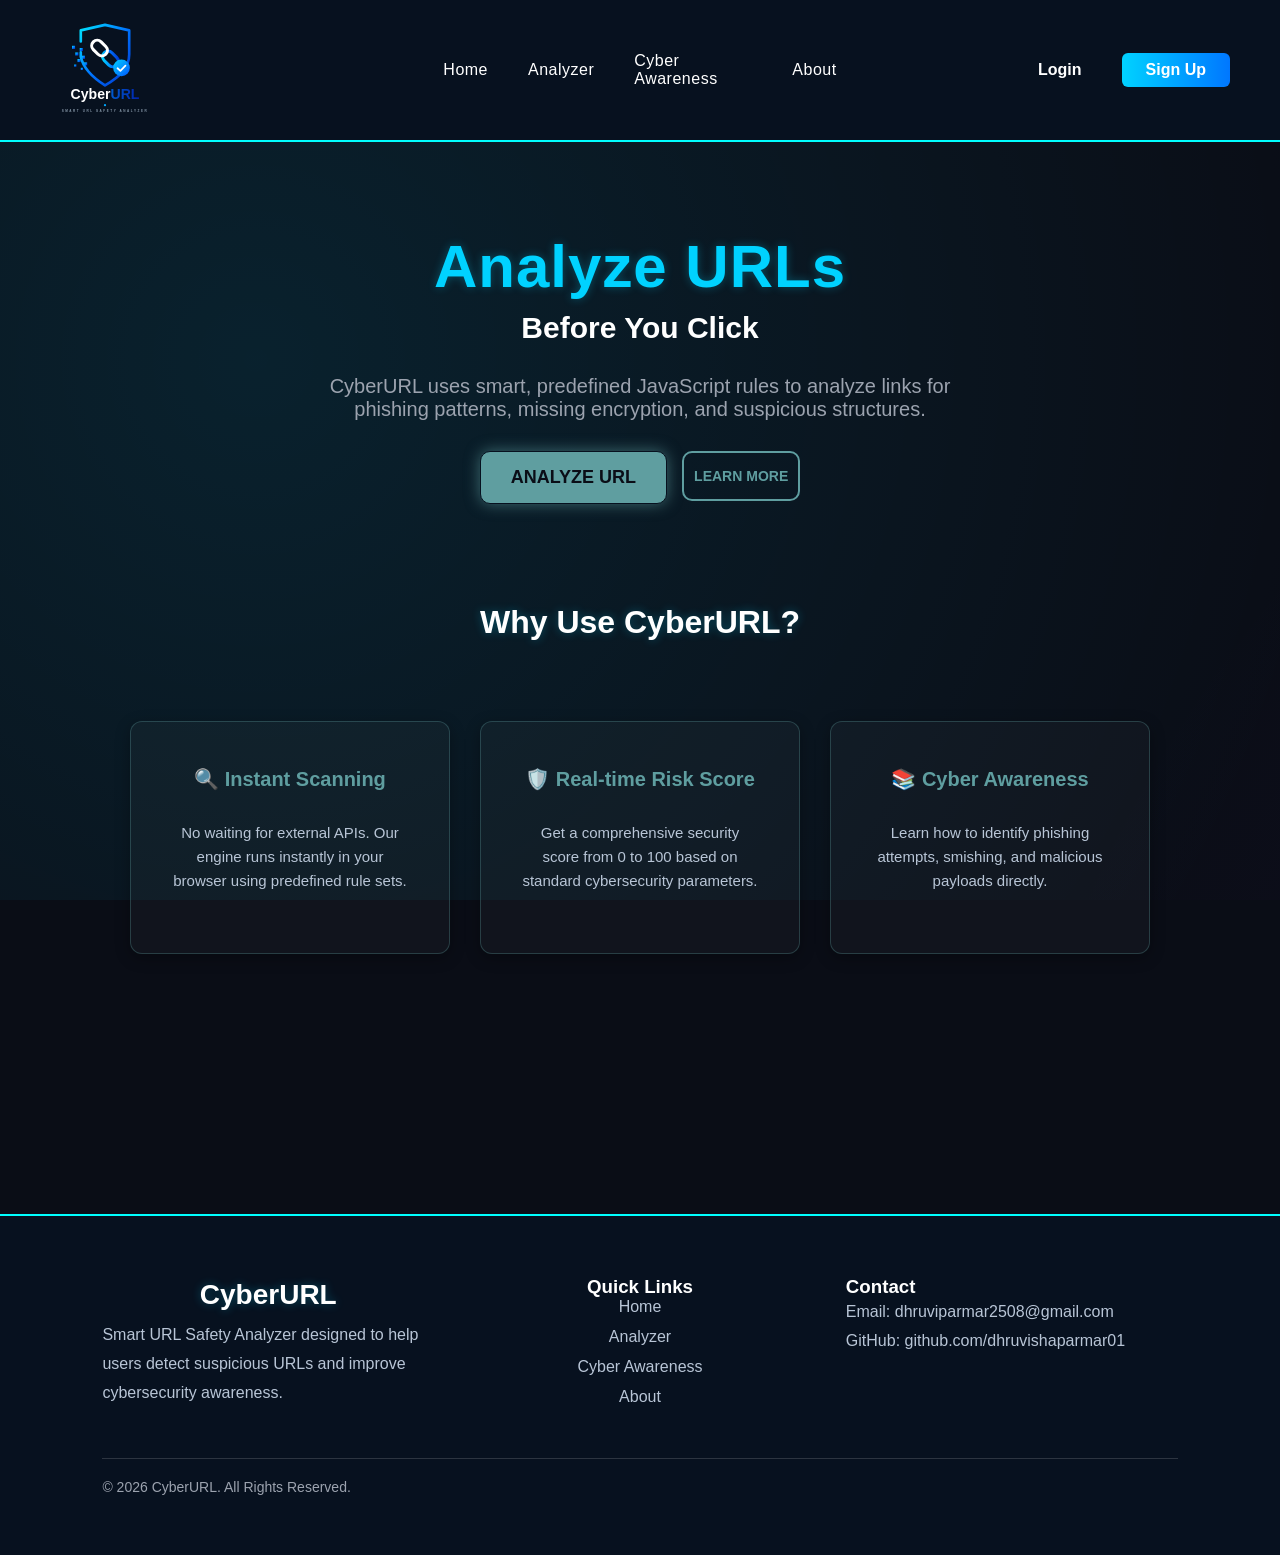
<file: index.html>
<!DOCTYPE html>
<html lang="en">
<head>
    <meta charset="UTF-8">
    <meta name="viewport" content="width=device-width, initial-scale=1.0">
    <title>CyberURL</title>
    <link rel="stylesheet" href="style.css">
</head>


<body style="background-color: #0a0d16;">
    <div class="header-contant">
    <header>
        <nav>


                    <div class="logo" onclick="navigate('home')" style="width: 250px; cursor: pointer;">

            <svg xmlns="http://www.w3.org/2000/svg" viewBox="0 0 500 500" width="100%" height="100%">

              <defs>
                <linearGradient id="shieldGrad" x1="0%" y1="0%" x2="100%" y2="100%">
                  <stop offset="0%" stop-color="#00e5ff" />
                  <stop offset="50%" stop-color="#0077ff" />
                  <stop offset="100%" stop-color="#0033cc" />
                </linearGradient>
                
                <linearGradient id="textGrad" x1="0%" y1="0%" x2="100%" y2="0%">
                  <stop offset="0%" stop-color="#00aaff" />
                  <stop offset="100%" stop-color="#0022aa" />
                </linearGradient>
                
                <linearGradient id="checkGrad" x1="0%" y1="0%" x2="100%" y2="100%">
                  <stop offset="0%" stop-color="#00d2ff" />
                  <stop offset="100%" stop-color="#0055ff" />
                </linearGradient>
              </defs>

              <g fill="url(#shieldGrad)">
                <rect x="100" y="140" width="14" height="14" />
                <rect x="135" y="150" width="14" height="14" />
                <rect x="115" y="170" width="14" height="14" />
                <rect x="145" y="185" width="14" height="14" />
                <rect x="125" y="200" width="14" height="14" />
                <rect x="155" y="215" width="14" height="14" />
                <rect x="110" y="225" width="10" height="10" />
                <rect x="140" y="240" width="10" height="10" />
              </g>

              <path 
                d="M 140 120 L 140 70 L 250 45 L 360 70 L 360 180 Q 360 260 250 320 Q 155 260 140 190 L 140 170" 
                fill="none" 
                stroke="url(#shieldGrad)" 
                stroke-width="12" 
                stroke-linecap="round" 
                stroke-linejoin="round"
              />

              <g transform="translate(250, 175) rotate(-45)">
                <rect x="-25" y="-5" width="50" height="80" rx="25" fill="none" stroke="url(#shieldGrad)" stroke-width="14" />
                <rect x="-25" y="-75" width="50" height="80" rx="25" fill="none" stroke="#ffffff" stroke-width="14" />
                <path d="M -25 -5 L -25 20" fill="none" stroke="url(#shieldGrad)" stroke-width="14" stroke-linecap="butt"/>
              </g>

              <g transform="translate(325, 240)">
                <circle cx="0" cy="0" r="38" fill="url(#checkGrad)" />
                <path 
                  d="M -18 2 L -5 14 L 18 -10" 
                  fill="none" 
                  stroke="#ffffff" 
                  stroke-width="8" 
                  stroke-linecap="round" 
                  stroke-linejoin="round"
                />
              </g>

              <text x="250" y="380" font-family="Arial, Helvetica, sans-serif" font-size="64" font-weight="900" text-anchor="middle">
                <tspan fill="#ffffff">Cyber</tspan><tspan fill="url(#textGrad)">URL</tspan>
              </text>

              
              <g transform="translate(0, 410)">
                <line x1="120" y1="0" x2="240" y2="0" stroke="url(#shieldGrad)" stroke-width="2" />
                <circle cx="250" cy="0" r="5" fill="#00aaff" />
                <line x1="260" y1="0" x2="380" y2="0" stroke="url(#shieldGrad)" stroke-width="2" />
              </g>

              <text x="250" y="440" font-family="Arial, Helvetica, sans-serif" font-size="14" font-weight="bold" letter-spacing="7" fill="#8899aa" text-anchor="middle">
                SMART URL SAFETY ANALYZER
              </text>
            </svg>
        </div>
           <ul class="nav-links" id="navLinks">
                <li><a href="index.html">Home</a></li>
                <li><a href="analyzer.html">Analyzer</a></li>
                <li><a href="CyberAwareness.html">Cyber Awareness</a></li>
                <li><a href="about.html">About</a></li>
            </ul>
            

            <!-- 3. RIGHT: Login & Sign Up Buttons -->
            <div class="auth-buttons">
                <a href="login.html" class="btn-login">Login</a>
                <a href="signup.html" class="btn-signup">Sign Up</a>
            </div>
  
</nav>
        </ul>
        </nav>
    </header>
    </div>
    
<main>
  <div class="hero-contant">

    <h1 id="pageTitle"> Analyze URLs </h1> 
    <h3>Before You Click</h3>
    <p>CyberURL uses smart, predefined JavaScript rules to analyze links 
      for phishing patterns,
     missing encryption, and suspicious structures.</p>

      <div class="hero-btns">
                   <a href="analyzer.html" class="btn btn-primary">Analyze URL</a>
                   <a href="about.html" class="btn btn-secondary">Learn More</a>
                </div>

                  <h2>Why Use CyberURL?</h2>
            <div class="features-grid">
                <div class="glass-card">
                    <h3>🔍 Instant Scanning</h3>
                    <p>No waiting for external APIs. Our engine runs instantly in your browser using predefined rule sets.</p>
                </div>
                <div class="glass-card">
                    <h3>🛡️ Real-time Risk Score</h3>
                    <p>Get a comprehensive security score from 0 to 100 based on standard cybersecurity parameters.</p>
                </div>
                <div class="glass-card">
                    <h3>📚 Cyber Awareness</h3>
                    <p>Learn how to identify phishing attempts, smishing, and malicious payloads directly.</p>
                </div> 
            </div>

    


  </div>
</main>


    <footer class="footer">

    <div class="footer-container">

        <div class="footer-section">
            <h2>CyberURL</h2>

            <p>
                Smart URL Safety Analyzer designed to help users detect
                suspicious URLs and improve cybersecurity awareness.
            </p>
        </div>

        <div class="footer-section">
<center>
            <h3>Quick Links</h3>

            <ul>
                <li><a href="index.html">Home</a></li>
                <li><a href="analyzer.html">Analyzer</a></li>
                <li><a href="CyberAwareness.html">Cyber Awareness</a></li>
                <li><a href="about.html">About</a></li>
            </ul>
</center>

        </div>

        <div class="footer-section">

            <h3>Contact</h3>

            <p>Email: dhruviparmar2508@gmail.com</p>

            <p>GitHub: github.com/dhruvishaparmar01</p>

        </div>

    </div>

    <hr>

    <div class="footer-bottom">

        <p>© 2026 CyberURL. All Rights Reserved.</p>

    </div>

</footer>
</body>

</html>
</file>
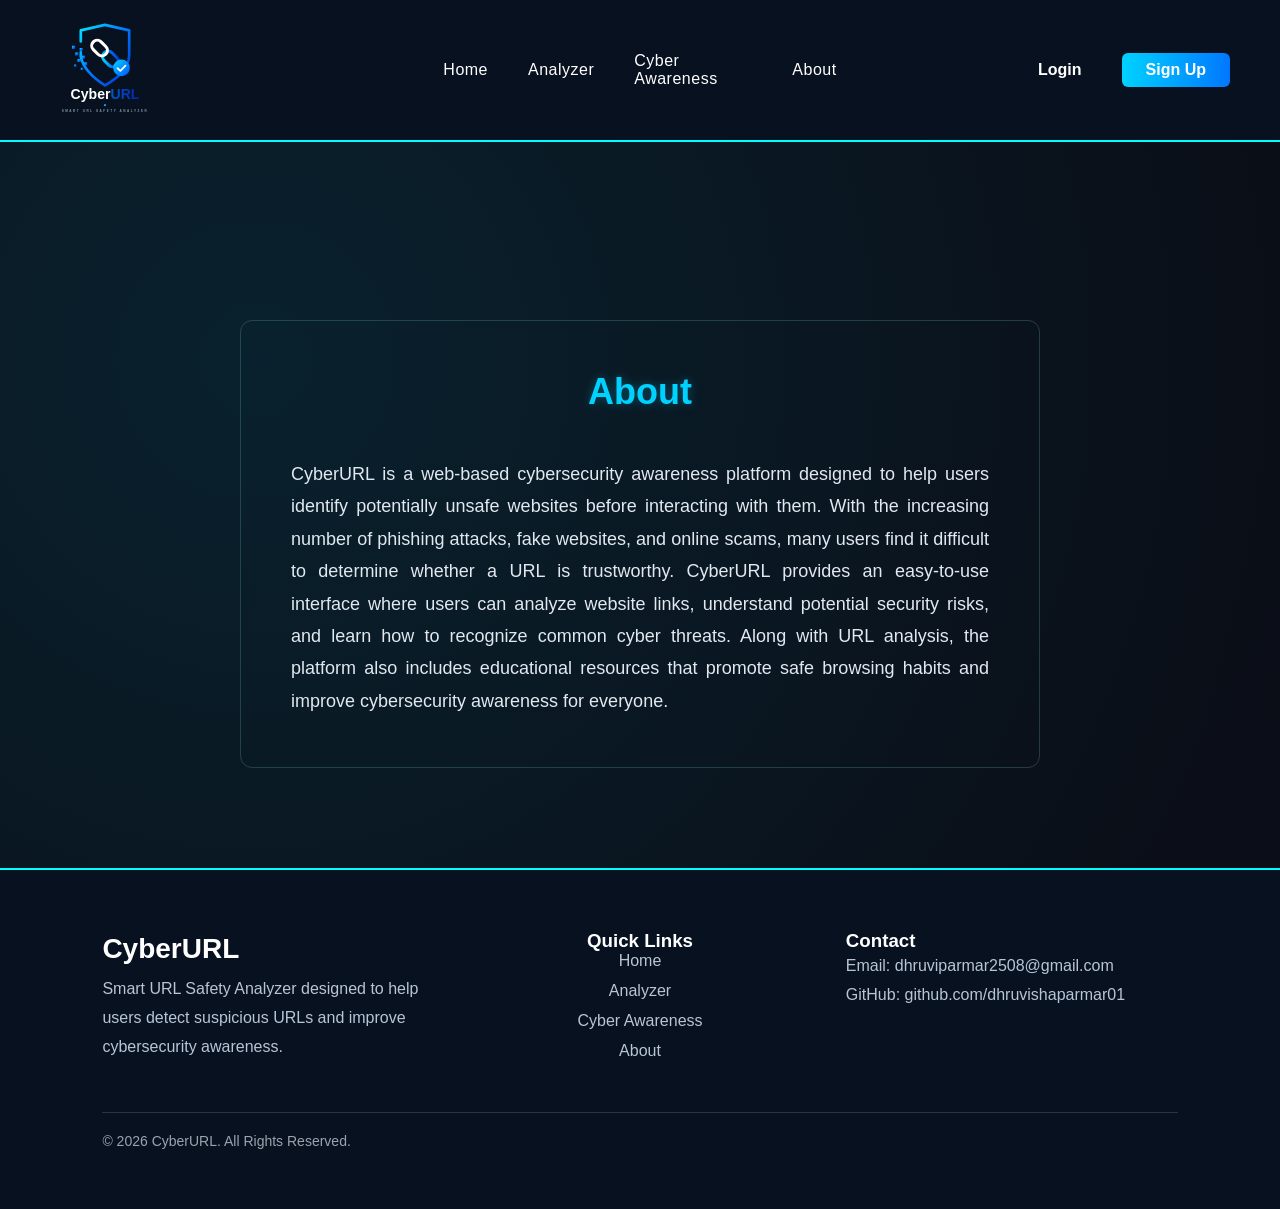
<file: about.html>
<!DOCTYPE html>
<html lang="en">
<head>
    <meta charset="UTF-8">
    <meta name="viewport" content="width=device-width, initial-scale=1.0">
    <title>About</title>
    <link rel="stylesheet" href="about.css">
</head>
<body style="background-color: #0a0d16;">
     <div id="header-placeholder"></div>
     <main>
        <div class="about-page">
         <center>  <h2 id="Page-title"> About </h2></center> 
<p>
    CyberURL is a web-based cybersecurity awareness platform designed to help users identify potentially unsafe websites before interacting with them. With the increasing number of phishing attacks, fake websites, and online scams, many users find it difficult to determine whether a URL is trustworthy.

CyberURL provides an easy-to-use interface where users can analyze website links, understand potential security risks, and learn how to recognize common cyber threats. Along with URL analysis, the platform also includes educational resources that promote safe browsing habits and improve cybersecurity awareness for everyone.
</p>
        </div>
     </main>

         <div id="footer-placeholder"></div>

        <script src="components.js"></script>
</body>
</html>
</file>
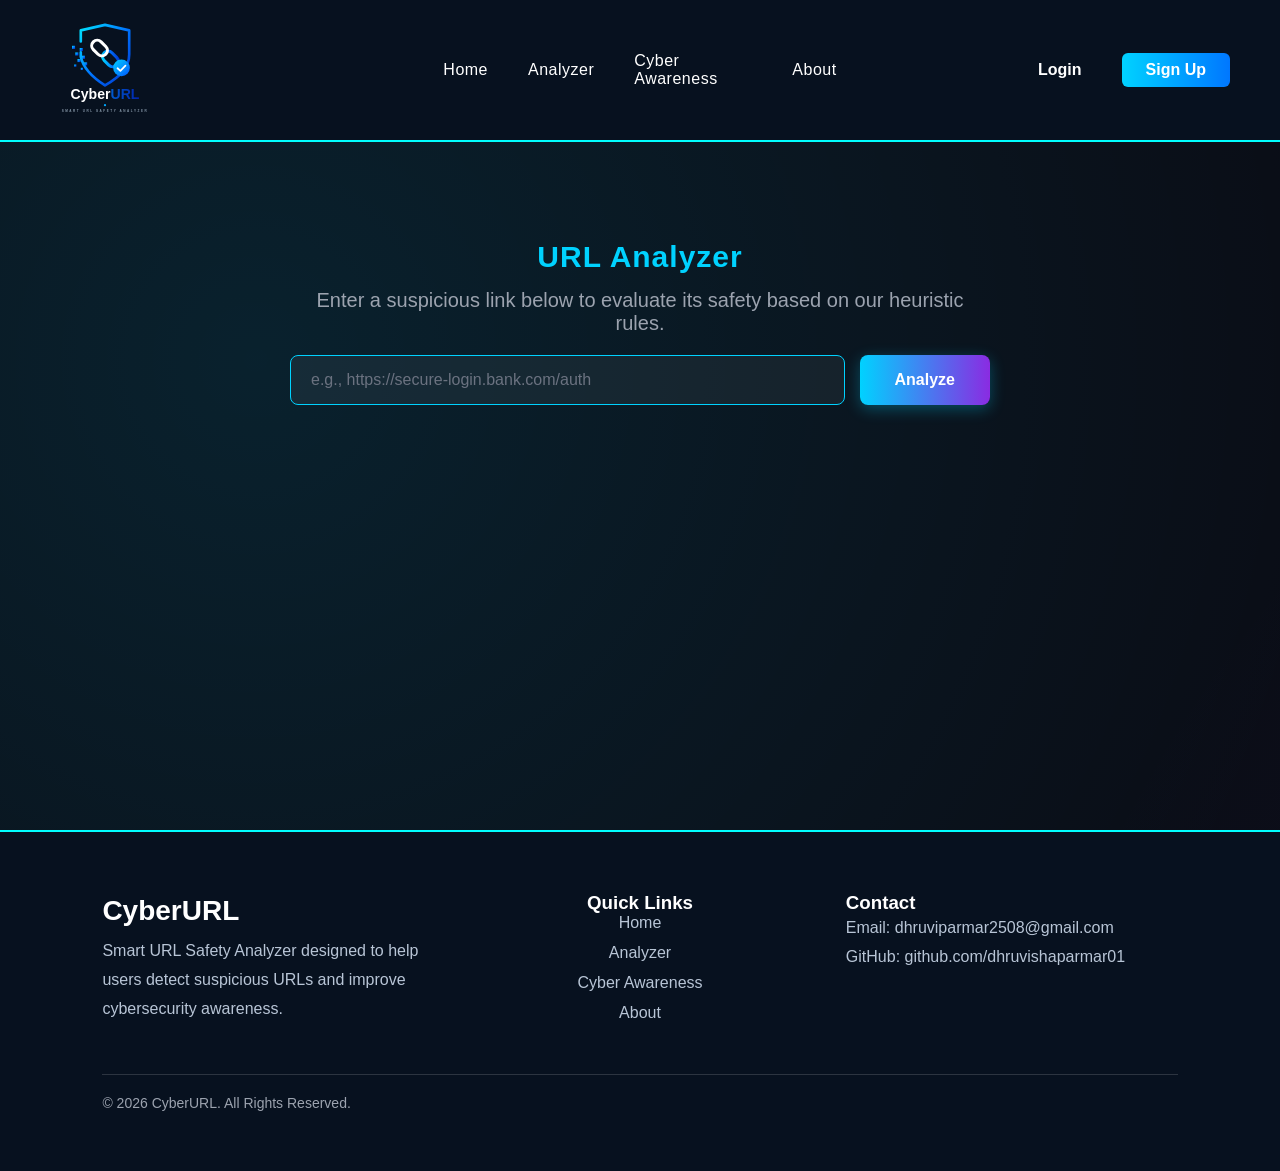
<file: analyzer.html>
<!DOCTYPE html>
<html lang="en">
<head>
    <meta charset="UTF-8">
    <meta name="viewport" content="width=device-width, initial-scale=1.0">
    <title>Analyzer</title>
    <link rel="stylesheet" href="analyzer.css">
</head>
<body style="background-color: #0a0d16;">
    <div id="header-placeholder"></div>
    <main>
        <div class="Analyzer-page"> 
            <h1 id="PageTitle"> URL Analyzer </h1>
            <p>Enter a suspicious link below to evaluate its safety based on our heuristic rules.</p>
            <center>
                <div class="search-bar-container">
                    <input type="text" class="url-input" placeholder="e.g., https://secure-login.bank.com/auth">
                    <button class="analyze-btn">Analyze</button>
                </div>
            </center>
        </div>
    </main>
    <div id="footer-placeholder"></div>
    
    <script src="analyzer.js"></script>
    <script src="components.js"></script>
</body>
</html>
</file>
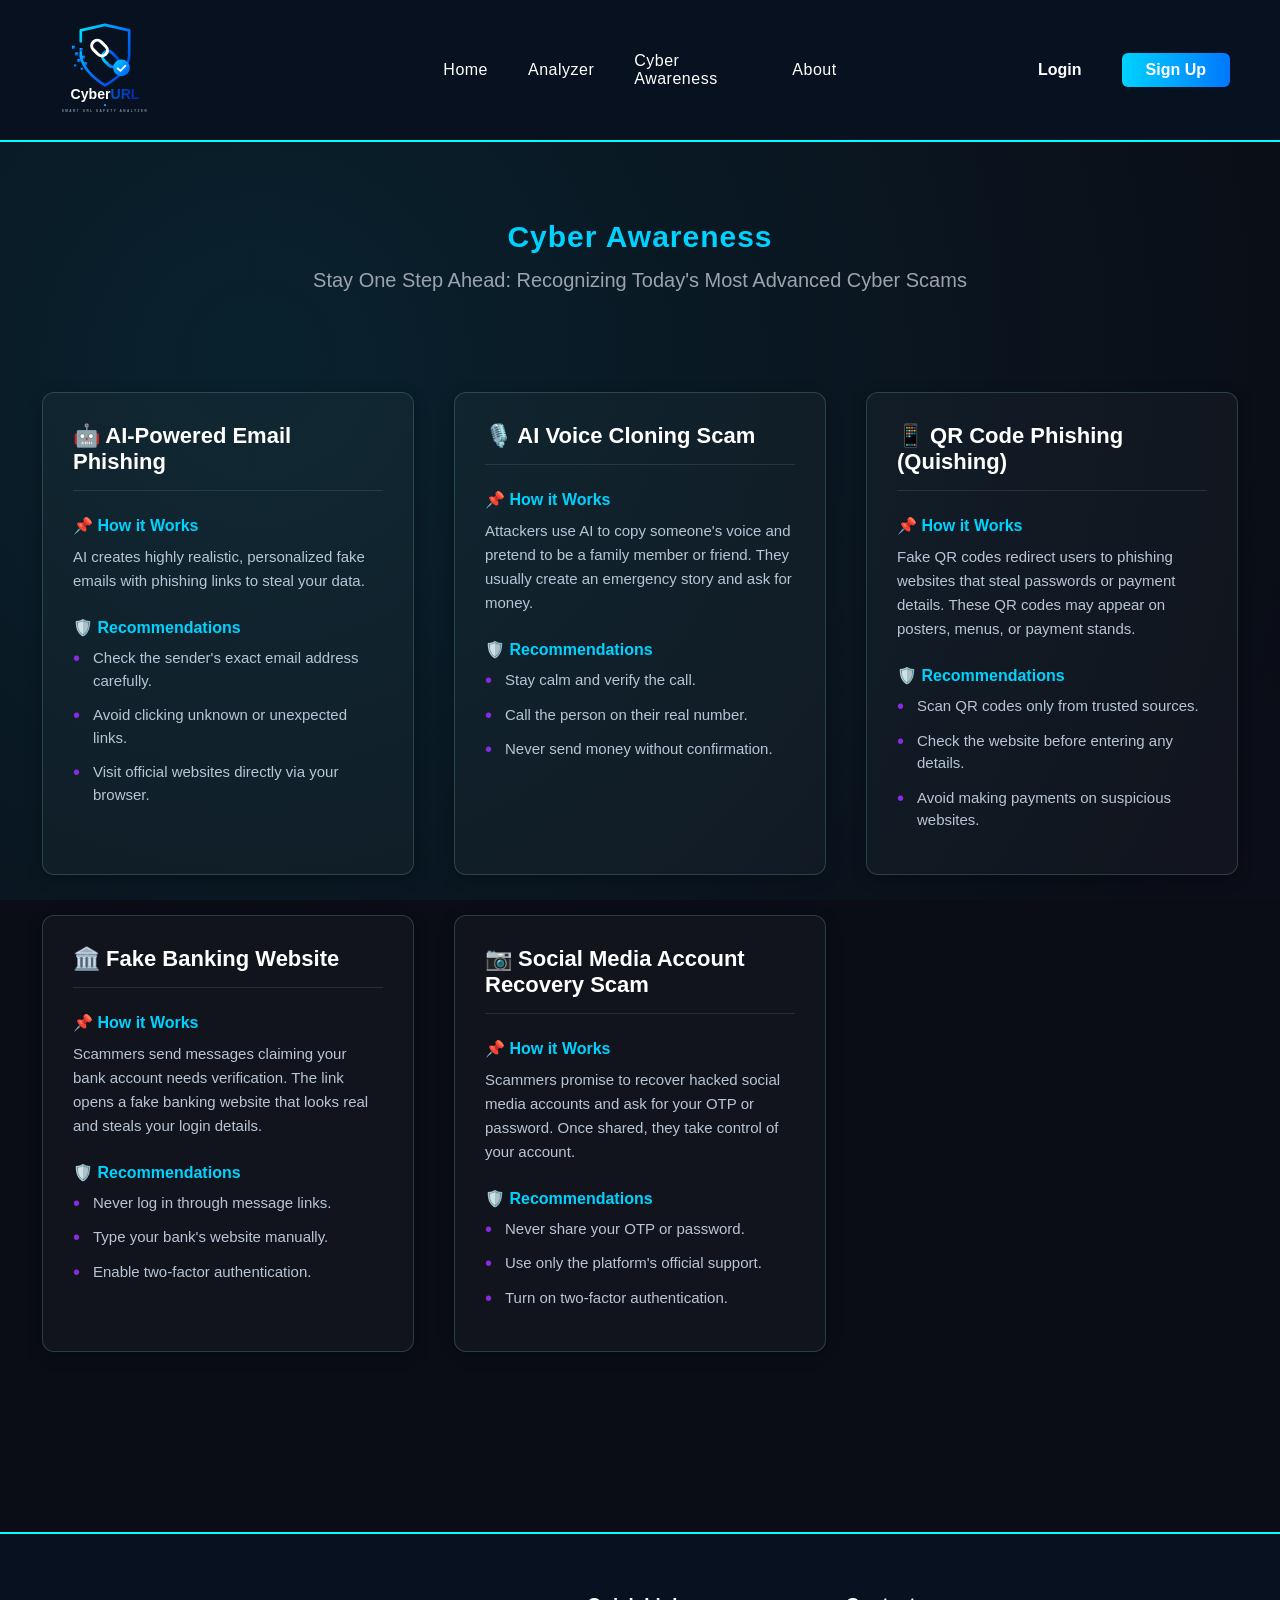
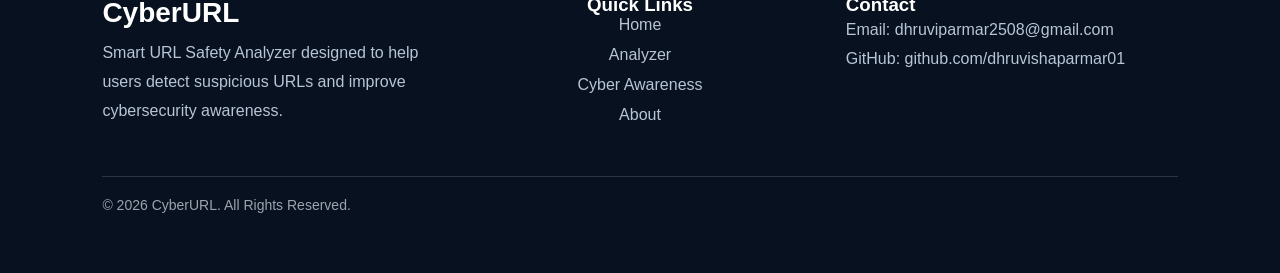
<file: CyberAwareness.html>
<!DOCTYPE html>
<html lang="en">
<head>
    <meta charset="UTF-8">
    <meta name="viewport" content="width=device-width, initial-scale=1.0">
    <title> Cyber Awareness </title>
    <link rel="stylesheet" href="CyberAwareness.css">

</head>
<body style="background-color: #0a0d16;">      
      <div id="header-placeholder"></div>
         
    <main>
        <div class="info-page"> 
            <h1 id="PageTitle"> Cyber Awareness </h1>
                        <p class="page-subtitle"> Stay One Step Ahead: Recognizing Today's Most Advanced Cyber Scams </p>

            


<section class="awareness-grid">
    
    <!-- Card 1 -->
    <div class="awareness-card">
        <h2 class="card-title">🤖 AI-Powered Email Phishing</h2>
        
        <div class="card-section">
            <h3 class="card-subtitle">📌 How it Works</h3>
            <p>AI creates highly realistic, personalized fake emails with phishing links to steal your data.</p>
        </div>
        
        <div class="card-section">
            <h3 class="card-subtitle">🛡️ Recommendations</h3>
            <ul class="card-list">
                <li>Check the sender's exact email address carefully.</li>
                <li>Avoid clicking unknown or unexpected links.</li>
                <li>Visit official websites directly via your browser.</li>
            </ul>
        </div>
    </div>

    <!-- Card 2 -->
    <div class="awareness-card">
        <h2 class="card-title">🎙️ AI Voice Cloning Scam</h2>
        
        <div class="card-section">
            <h3 class="card-subtitle">📌 How it Works</h3>
            <p>Attackers use AI to copy someone's voice and pretend to be a family member or friend. They usually create an emergency story and ask for money.</p>
        </div>
        
        <div class="card-section">
            <h3 class="card-subtitle">🛡️ Recommendations</h3>
            <ul class="card-list">
                <li>Stay calm and verify the call.</li>
                <li>Call the person on their real number.</li>
                <li>Never send money without confirmation.</li>
            </ul>
        </div>
    </div>

    <!-- Card 3 -->
    <div class="awareness-card">
        <h2 class="card-title">📱 QR Code Phishing (Quishing)</h2>
        
        <div class="card-section">
            <h3 class="card-subtitle">📌 How it Works</h3>
            <p>Fake QR codes redirect users to phishing websites that steal passwords or payment details. These QR codes may appear on posters, menus, or payment stands.</p>
        </div>
        
        <div class="card-section">
            <h3 class="card-subtitle">🛡️ Recommendations</h3>
            <ul class="card-list">
                <li>Scan QR codes only from trusted sources.</li>
                <li>Check the website before entering any details.</li>
                <li>Avoid making payments on suspicious websites.</li>
            </ul>
        </div>
    </div>

    <!-- Card 4 -->
    <div class="awareness-card">
        <h2 class="card-title">🏛️ Fake Banking Website</h2>
        
        <div class="card-section">
            <h3 class="card-subtitle">📌 How it Works</h3>
            <p>Scammers send messages claiming your bank account needs verification. The link opens a fake banking website that looks real and steals your login details.</p>
        </div>
        
        <div class="card-section">
            <h3 class="card-subtitle">🛡️ Recommendations</h3>
            <ul class="card-list">
                <li>Never log in through message links.</li>
                <li>Type your bank's website manually.</li>
                <li>Enable two-factor authentication.</li>
            </ul>
        </div>
    </div>

    <!-- Card 5 -->
    <div class="awareness-card">
        <h2 class="card-title">📷 Social Media Account Recovery Scam</h2>
        
        <div class="card-section">
            <h3 class="card-subtitle">📌 How it Works</h3>
            <p>Scammers promise to recover hacked social media accounts and ask for your OTP or password. Once shared, they take control of your account.</p>
        </div>
        
        <div class="card-section">
            <h3 class="card-subtitle">🛡️ Recommendations</h3>
            <ul class="card-list">
                <li>Never share your OTP or password.</li>
                <li>Use only the platform's official support.</li>
                <li>Turn on two-factor authentication.</li>
            </ul>
        </div>
    </div>

</section>
    </main>
    <div id="footer-placeholder"></div>
    

    <script src="components.js"></script>
</body>
</html>
</file>
<file: style.css>
* {
    margin: 0;
    padding: 0;
    box-sizing: border-box;
    font-family: 'Segoe UI', Tahoma, Geneva, Verdana, sans-serif;
}

.header-conatnt{
    position: fixed;
     top: 0;
}

nav {
    position: sticky;
    top: 0;
    left: 0;
    width: 100%;
    background-color:#07111F;
    display: flex;
    justify-content: space-between;
    align-items: center; 
    padding: 15px 50px; 
      border-bottom:2px solid aqua;
}


.logo {
    display: flex;
    align-items: center;
    flex: 1;
}



.logo svg {
    width: 110px; 
    height: auto;
    display: block;
}

nav ul {
    flex: 1;
    display: flex;
    justify-content: center;
    align-items: center;
    list-style: none;
    gap: 40px; 
}


nav ul li {
    display: flex;
}

nav ul li a {
    color: white;
    text-decoration: none;
    letter-spacing: 0.5px;
    justify-content: center;
    font-size: 16px;
    transition: 0.3s ease; 
}



nav ul li a:hover,
nav ul li a.active {
    color: #00d2ff; 
}


body, html {
    margin: 0;
    padding: 0;
    min-height: 100vh;
    font-family: 'Segoe UI', Tahoma, Geneva, Verdana, sans-serif;

    display: flex;
    flex-direction: column;
    
    background-color: #07111F; 
    background-image: 
        radial-gradient(circle at 10% 20%, rgba(0, 212, 255, 0.1) 0%, transparent 40%),
        radial-gradient(circle at 90% 80%, rgba(138, 43, 226, 0.1) 0%, transparent 50%);
    background-size: 200% 200%; 
    background-attachment: fixed; 
} 

/* Authentication Buttons Container */
.auth-buttons {
    flex: 1; 
    display: flex;
    justify-content: flex-end; 
    align-items: center;
    gap: 15px;
}

/* General Button Styling */
.auth-buttons a {
    text-decoration: none;
    font-size: 16px;
    padding: 8px 24px;
    border-radius: 6px;
    transition: 0.3s ease;
    font-weight: 600;
}

/* Login Button */
.btn-login {
    color: white;
    border: 1px solid transparent;
}

.btn-login:hover {
    color: #00d2ff; /* CyberURL cyan */
}

/* Sign Up Button */
.btn-signup {
    background: linear-gradient(90deg, #00d2ff, #0077ff);
    color: white;
}

.btn-signup:hover {
    box-shadow: 0 0 15px rgba(0, 210, 255, 0.5); /* Glowing effect */
    transform: translateY(-2px); /* Slight lift on hover */
}

main{
    flex: 1;
}

.footer{
    background:#07111F;
    color:#ffffff;
    padding:60px 8%;
    border-top:2px solid aqua;
}

.footer-container{
    display:flex;
    justify-content:space-between;
    flex-wrap:wrap;
    gap:40px;
}

.footer-section{
    flex:1;
    min-width:220px;
}


.footer-section h2{
    font-size:28px;
    margin-bottom:10px;
    padding-top: 3px;
}


.footer-section p{
    color:#B8C5D6;
    line-height:1.8;
}

.footer-section ul{
    list-style:none;
    padding:0;
}

.footer-section ul li{
    display: block;
    margin-bottom:12px;
    padding: 0%;
}

.footer-section ul li a{
    text-decoration:none;
    color:#B8C5D6;
    transition:.3s;
}

.footer-section ul li a:hover{
    color:#00d2ff;
}

.footer hr{
    margin:40px 0 20px;
    border:0;
    border-top:1px solid rgba(255,255,255,0.15);
}

.footer-bottom{
    display:flex;
    justify-content:space-between;
    align-items:center;
    flex-wrap:wrap;
    color:#9CA3AF;
    font-size:14px;
}


@media (max-width: 768px) {
    nav {
        flex-direction: column; 
        padding: 15px 20px; 
    }
    
    nav ul {
        flex-wrap: wrap; 
        justify-content: center;
        gap: 15px; 
        margin-top: 15px; 
    }

    nav ul li a {
        font-size: 14px; 
    }

    .footer {
        padding: 40px 5%; 
    }
    
    .footer-section h2 {
        font-size: 24px; 
    }
    
    .footer-bottom {
        flex-direction: column; 
        text-align: center;
        gap: 10px;
    }
}

.hero-contant {
        padding: 120px 20px; 

    min-height: 70vh; 

        display: flex;
    flex-direction: column;
    

     padding-top: 50px;
    padding-bottom: 200px; 
    padding-left: 20px;
    padding-right: 20px;

}


.hero-contant h1{
    display: flex;
    padding-top: 30px;
    text-align: center;
    color: #00d2ff;
    font-size: 52px; 
    margin-top: 20px;
    margin-bottom: 5px;
    letter-spacing: 1px;
    
}

#pageTitle{
    display: flex;
    justify-content: center;
    text-align: center;
    font-size: 60px;
    text-shadow: 0 0 10px rgba(0, 212, 255, 0.3);
    padding-top: 20px;
}

.hero-contant h3{
    text-align: center;
    color: white;
    font-size: 30px;
    padding: 5px;
    margin-bottom: 15px;

}

.hero-contant p {
    display: flex;
    justify-content: center;
    text-align: center;
    font-size: 20px;
    max-width: 700px; 
    color: #9CA3AF;
    padding: 10px;
    margin: 0 auto;
    padding-bottom: 20px;


}

.hero-btns {
    display: flex;
    gap: 15px;
    justify-content: center;
    animation: slideUp 1.2s ease-out;
    padding: 10px;
    padding-bottom: 50px;
}

.btn-primary{
    display: inline; padding: 15px 30px;
      background: linear-gradient(90deg, var(--neon-blue), var(--purple));

    font-size: 18px; 
    font-weight: bold;
    color: cadetblue;
    text-transform: uppercase;
    text-decoration: none;
    background-color: transparent;
    border: 1px solid #07111F;
    border-radius: 10px;
    box-shadow: 0 0 10px rgba(66, 144, 140, 0.5) , 0 0 20px  
    rgba(4, 224, 236, 0.3) , rgba(3, 78, 74, 0.5);
    position: relative; 
    overflow: hidden;

}

.btn-primary{
    background-color: cadetblue;
    color: #0a0d16; 
    box-shadow: 0 0 15px rgba(95, 158, 160, 0.6); 
}
   .btn-primary:hover {
            box-shadow: 0 6px 20px rgba(57, 114, 122, 0.5);
            transform: translateY(-2px);
   }



.btn-secondary{
    display: inline; padding: 15px 10px;
    font-size: 14px; 
    border-width: 1px;
    height: fit-content;
    font-weight: bold;
    color: cadetblue;
    text-transform: uppercase;
    text-decoration: none;
    border-radius: 10px;
    background-color: transparent;
    border: 2px solid cadetblue;
    box-shadow: 0 0 10px rgba(66, 144, 140, 0.5) , 0 0 20px  
    rgba(4, 224, 236, 0.3) , rgba(3, 78, 74, 0.5);
    position: relative; 
    overflow: hidden;

}

.btn-secondary:hover {
            transform: translateY(-2px);
   }



   /* the whole section */
.features-grid {
    padding: 60px 20px;
    text-align: center;
    padding-top: 30px;
}

h2 {
    color: #ffffff; 
    font-size: 32px;
    text-align: center;
    padding-top: 50px;
    margin-bottom: 50px;
    text-shadow: 0 0 10px rgba(0, 212, 255, 0.3); /* Adds a subtle glow */
}

.features-grid {
    display: flex;
    flex-wrap: wrap; 
    justify-content: center;
    gap: 30px; 
    max-width: 1100px;
    margin: 0 auto; 
}

.glass-card {
    background-color: rgba(255, 255, 255, 0.03); /* Glass Effect */
    border: 1px solid rgba(95, 158, 160, 0.3);
    border-radius: 12px; 
    padding: 40px 30px;
    width: 320px; 
    transition: all 0.4s ease;
    box-shadow: 0 4px 15px rgba(0, 0, 0, 0.3); 
}

.glass-card h3 {
    color: cadetblue;
    font-size: 20px;
    margin-bottom: 15px;
}

.glass-card p {
    color: #B8C5D6; 
    line-height: 1.6;
    font-size: 15px;
}

/* Animation */
.glass-card:hover {
    transform: translateY(-8px); 
    border-color: cadetblue; 
    box-shadow: 0 10px 25px rgba(95, 158, 160, 0.2); 
    background-color: rgba(255, 255, 255, 0.06); 
}
</file>
<file: about.css>
* {
    margin: 0;
    padding: 0;
    box-sizing: border-box;
    font-family: 'Segoe UI', Tahoma, Geneva, Verdana, sans-serif;
}

main{
    display: flex;
    padding-top: 10px;
    padding-bottom: 100px;
}


.about-page{
    max-width: 800px;
    margin: 0 auto;
    display:flex;
    flex-direction: column;
    justify-content: center;
    text-align: center;
    align-items:center;
    border: 1px solid rgba(95, 158, 160, 0.3); 
    border-radius: 12px;
    padding: 50px;
}

#Page-title{
    display: flex;
    color: #00d2ff; 
    font-size: 36px;
    margin-top: 0;
    margin-bottom: 25px; 

    width: 100%;
    text-align: center;
    text-shadow: 0 0 10px rgba(0, 212, 255, 0.3);
    transition: all 0.4s ease;
}



.about-page p {
    padding-top: 20px;
    font-size: 18px;
    line-height: 1.8;
    
    
    margin: 0;
    color: #e2e8f0; 
    text-align: justify;
}
</file>
<file: analyzer.css>
* {
    margin: 0;
    padding: 0;
    box-sizing: border-box;
    font-family: 'Segoe UI', Tahoma, Geneva, Verdana, sans-serif;
}

main{
    flex: 1;
}

.Analyzer-page {
    min-height: 70vh; 
    display: flex;
    flex-direction: column;
    justify-content: flex-start; 
    padding: 40px 20px; 
}

 

h1{
     display: flex;
     justify-content: center;
    text-align: center;
    color: #00d2ff;
    font-size: 30px; 
    margin-bottom: 5px;
    letter-spacing: 1px;
    
}

#pageTitle{
    display: flex;
    justify-content: center;
    text-align: center;
    font-size: 30px;
    text-shadow: 0 0 10px rgba(0, 212, 255, 0.3);
}

.Analyzer-page p{
    display: flex;
    justify-content: center;
    text-align: center;
    font-size: 20px;
    max-width: 700px; 
    color: #9CA3AF;
    padding: 10px;
    margin: 0 auto;
    padding-bottom: 20px;

}

.search-bar-container {
    display: flex;
    justify-content: center;
    text-align: center;
    gap: 15px; 
    width: 100%;
    max-width: 700px; 
}

.url-input {
    flex: 1; 
    background-color: rgba(255, 255, 255, 0.05); 
    border: 1px solid #00d2ff; 
    border-radius: 8px; 
    padding: 15px 20px;
    color: #ffffff;
    font-size: 16px;
    outline: none; 
    transition: box-shadow 0.3s ease;
}

.url-input:focus {
    box-shadow: 0 0 12px rgba(0, 210, 255, 0.2);
}

.url-input::placeholder {
    color: #6b7280; 
}

.analyze-btn {
    background: linear-gradient(90deg, #00d2ff, #8a2be2);
    color: #ffffff;
    border: none; 
    border-radius: 8px; 
    padding: 0 35px;
    font-size: 16px;
    font-weight: bold;
    cursor: pointer;
    box-shadow: 0 4px 15px rgba(0, 212, 255, 0.3); 
    transition: transform 0.2s ease, box-shadow 0.2s ease;
}

.analyze-btn:hover {
    transform: translateY(-2px); 
    box-shadow: 0 6px 20px rgba(138, 43, 226, 0.5); 
}





/*  Base Container  */
#analysis-results {
    width: 100%;
    max-width: 900px;
    margin: 40px auto;
    font-family: 'Segoe UI', Tahoma, Geneva, Verdana, sans-serif;
    color: #e2e8f0;
}

.report-container {
    display: flex;
    flex-direction: column;
    gap: 20px;
}

/*  Report Cards */
.report-card {
    background-color: #1a2030; 
    border-radius: 12px;
    padding: 30px;
    border: 1px solid #252d40;
    box-shadow: 0 4px 15px rgba(0, 0, 0, 0.2);
    transition: transform 0.3s ease, box-shadow 0.3s ease, border-color 0.3s ease;
}

.report-card:hover {
    transform: translateY(-4px);
    box-shadow: 0 10px 25px rgba(0, 0, 0, 0.4);
    border-color: #313b52;
}

.report-card h3 {
    margin-top: 0;
    margin-bottom: 20px;
    font-size: 18px;
    color: #ffffff;
    font-weight: 600;
}

/*  Top Section: Score & Status  */
.score-section {
    display: flex;
    align-items: center;
    gap: 50px;
}

/* Perfected Donut Chart */
.score-circle {
    width: 130px;
    height: 130px;
    border-radius: 50%;
    display: flex;
    align-items: center;
    justify-content: center;
    font-size: 32px;
    font-weight: bold;
    color: #17c964; 
    background: conic-gradient(#17c964 var(--score, 0%), #0c111a 0deg);
    position: relative;
    flex-shrink: 0;
}

/* Inner cutout matching the card background */
.score-circle::before {
    content: "";
    position: absolute;
    inset: 8px; 
    background-color: #1a2030;
    border-radius: 50%;
}

.score-circle span {
    position: relative;
    z-index: 1;
}

/* Wide "SAFE" Pill Button */
.status-details {
    flex-grow: 1;
    display: flex;
    flex-direction: column;
    align-items: center;
}

.status-pill {
    width: 100%;
    padding: 16px;
    border-radius: 50px;
    text-align: center;
    font-size: 22px;
    font-weight: 700;
    letter-spacing: 1.5px;
    text-transform: uppercase;
    color: #ffffff; 
    transition: filter 0.2s ease, transform 0.2s ease;
}

.status-pill:hover {
    filter: brightness(1.1);
    transform: scale(1.01);
}

.status-safe { background-color: #17c964; }
.status-warning { background-color: #f5a623; }
.status-danger { background-color: #ef4444; }

.risk-level {
    margin-top: 12px;
    font-size: 15px;
    font-weight: 600;
}

.risk-safe { color: #17c964; }
.risk-warning { color: #f5a623; }
.risk-danger { color: #ef4444; }


/* Middle Section: Grid Layout  */
.grid-section {
    display: grid;
    grid-template-columns: 1fr 1fr;
    gap: 20px;
}

/* Security Checks List */
.check-list {
    list-style: none;
    padding: 0;
    margin: 0;
    display: flex;
    flex-direction: column;
    gap: 15px;
}

.check-list li {
    font-size: 15px;
    display: flex;
    align-items: flex-start;
    gap: 8px;
    transition: transform 0.2s ease;
}

.check-list li:hover {
    transform: translateX(6px);
}

.check-pass { color: #17c964; }
.check-fail { color: #ef4444; }

/* URL Breakdown Rows  */
.breakdown-row {
    background-color: #0c111a; /* Very dark background for rows */
    padding: 14px 16px;
    border-radius: 8px;
    margin-bottom: 12px;
    display: flex;
    align-items: center;
    font-size: 14px;
    border: 1px solid #1a2030;
    transition: background-color 0.2s ease, border-color 0.2s ease;
}

.breakdown-row:last-child {
    margin-bottom: 0;
}

.breakdown-row:hover {
    background-color: #111826;
    border-color: #252d40;
}

.breakdown-row strong {
    color: #ffffff;
    width: 120px;
    flex-shrink: 0;
    font-weight: 600;
}

.breakdown-row span {
    color: #94a3b8;
    word-break: break-word;
    overflow-wrap: break-word;
    flex-grow: 1;
}

/*  Responsive adjustments  */
@media (max-width: 768px) {
    .grid-section { 
        grid-template-columns: 1fr; 
    }
    .score-section { 
        flex-direction: column; 
        gap: 30px; 
    }
}
</file>
<file: CyberAwareness.css>
* {
    margin: 0;
    padding: 0;
    box-sizing: border-box;
    font-family: 'Segoe UI', Tahoma, Geneva, Verdana, sans-serif;
}


.info-page{

        padding: 120px 50px; 

    min-height: 70vh; 

        display: flex;
        justify-content: center;
    flex-direction: column;
    
         padding-top: 20px;
    padding-bottom: 100px; 
    padding-left: 20px;
    padding-right: 20px;

}


h1{
     display: flex;
     justify-content: center;
    text-align: center;
    color: #00d2ff;
    font-size: 30px; 
    margin-bottom: 5px;
    letter-spacing: 1px;
    
}

#pageTitle{
    display: flex;
    justify-content: center;
    text-align: center;
    font-size: 30px;
    text-shadow: 0 0 10px rgba(0, 212, 255, 0.3);
}


.info-page .page-subtitle{
    display: flex;
    justify-content: center;
    text-align: center;
    font-size: 20px;
    max-width: 700px; 
    color: #9CA3AF;
    padding: 10px;
    margin: 0 auto;
    padding-bottom: 20px;
}



/* main */
.awareness-grid {
    display: grid;
    grid-template-columns: repeat(auto-fit, minmax(320px, 1fr));
    gap: 40px; 
    padding: 80px 2px;
    max-width: 1200px;
    margin: 0 auto; 
}

.awareness-card {
    background: rgba(255, 255, 255, 0.03); 
    border: 1px solid rgba(95, 158, 160, 0.3); 
    border-radius: 12px;
    padding: 30px;
    box-shadow: 0 4px 15px rgba(0, 0, 0, 0.3);
    transition: all 0.4s ease;
        display: flex; 
    flex-direction: column;
    gap: 25px; 
}


.card-title {
    color: #ffffff;
    font-size: 22px;
    margin: 0;
    border-bottom: 1px solid rgba(255, 255, 255, 0.1); /* Thin divider line */
    padding-bottom: 15px;
}

.card-subtitle {
    color: #00d2ff; 
    font-size: 16px;
    margin-bottom: 10px;
    font-weight: 600;
}

.card-section p {
    color: #B8C5D6;
    font-size: 15px;
    line-height: 1.6;
    margin: 0;
}

.card-list {
    list-style: none; 
    padding-left: 0;
    margin: 0;
}

.card-list li {
    color: #B8C5D6;
    font-size: 15px;
    margin-bottom: 12px;
    padding-left: 20px;
    position: relative;
    line-height: 1.5;
}

.card-list li::before {
    content: "•";
    color: #8a2be2; 
    font-size: 20px;
    position: absolute;
    left: 0;
    top: -4px;
}
</file>
